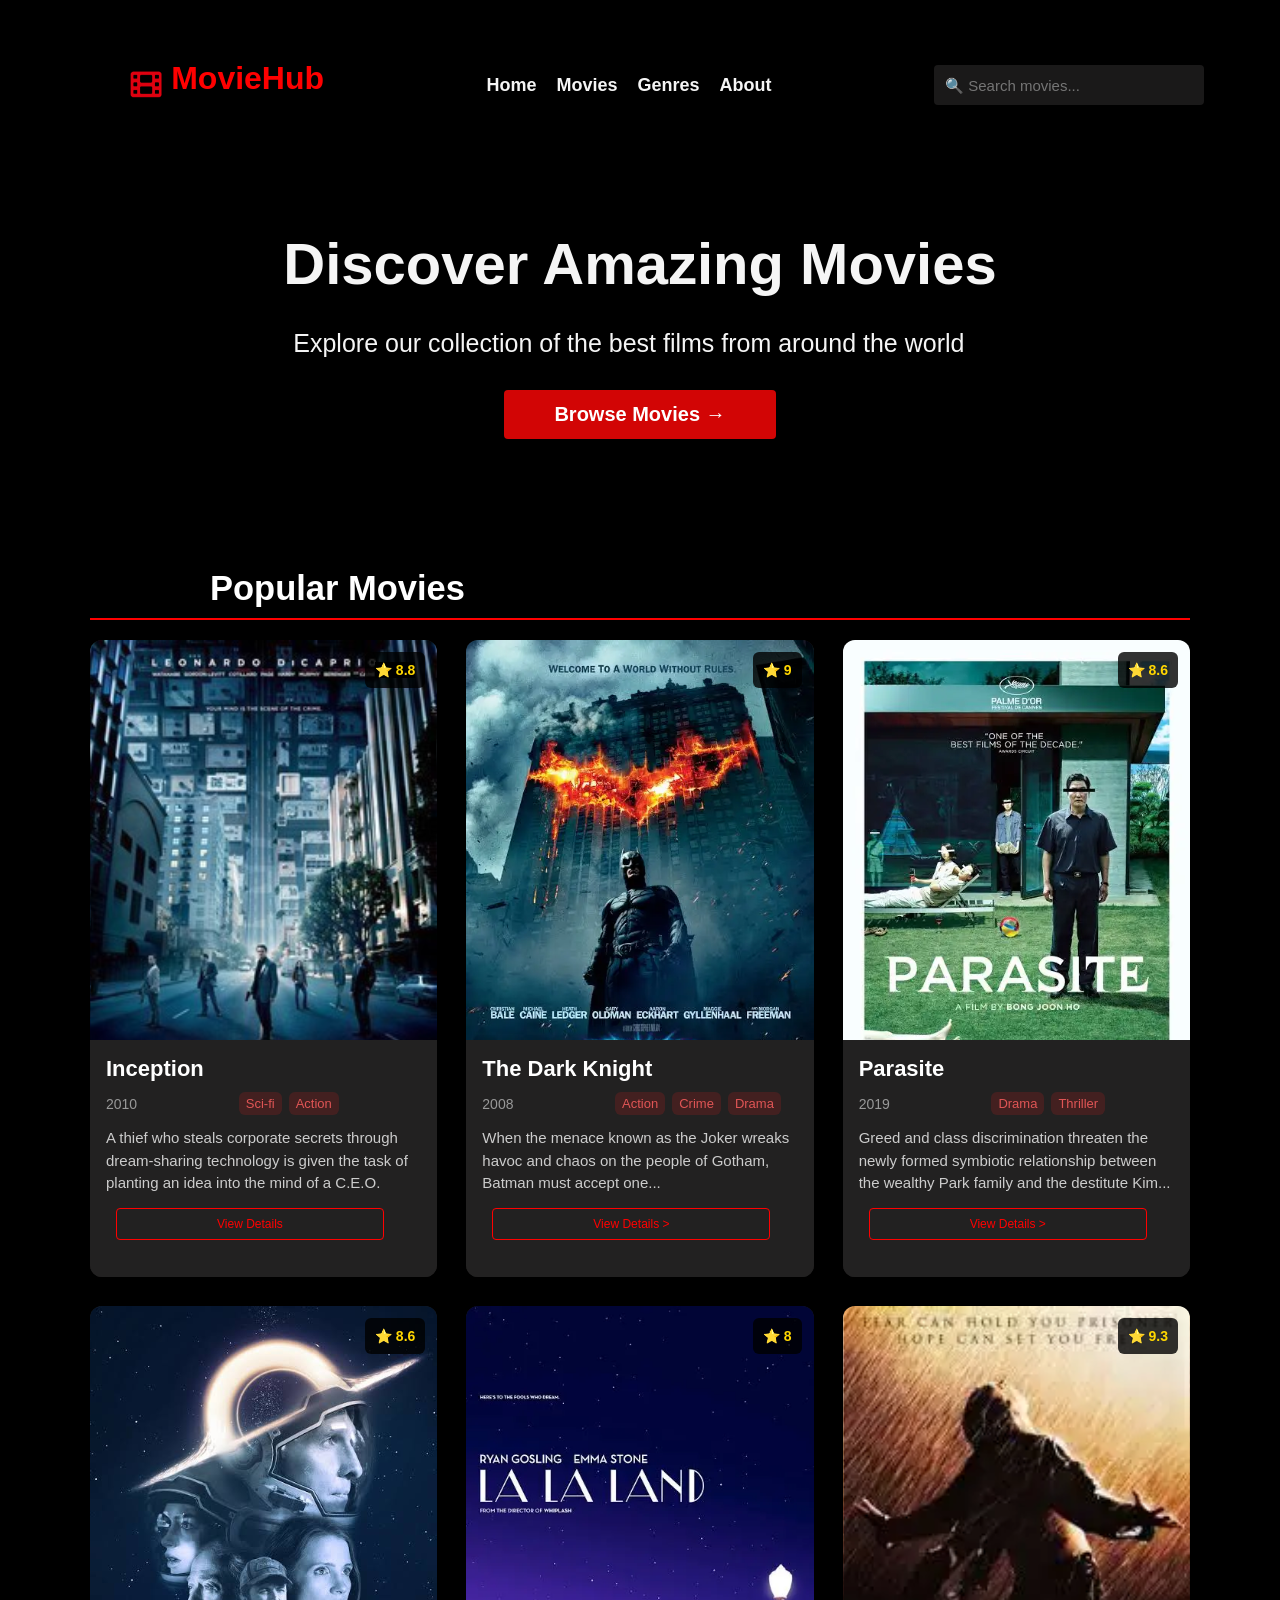
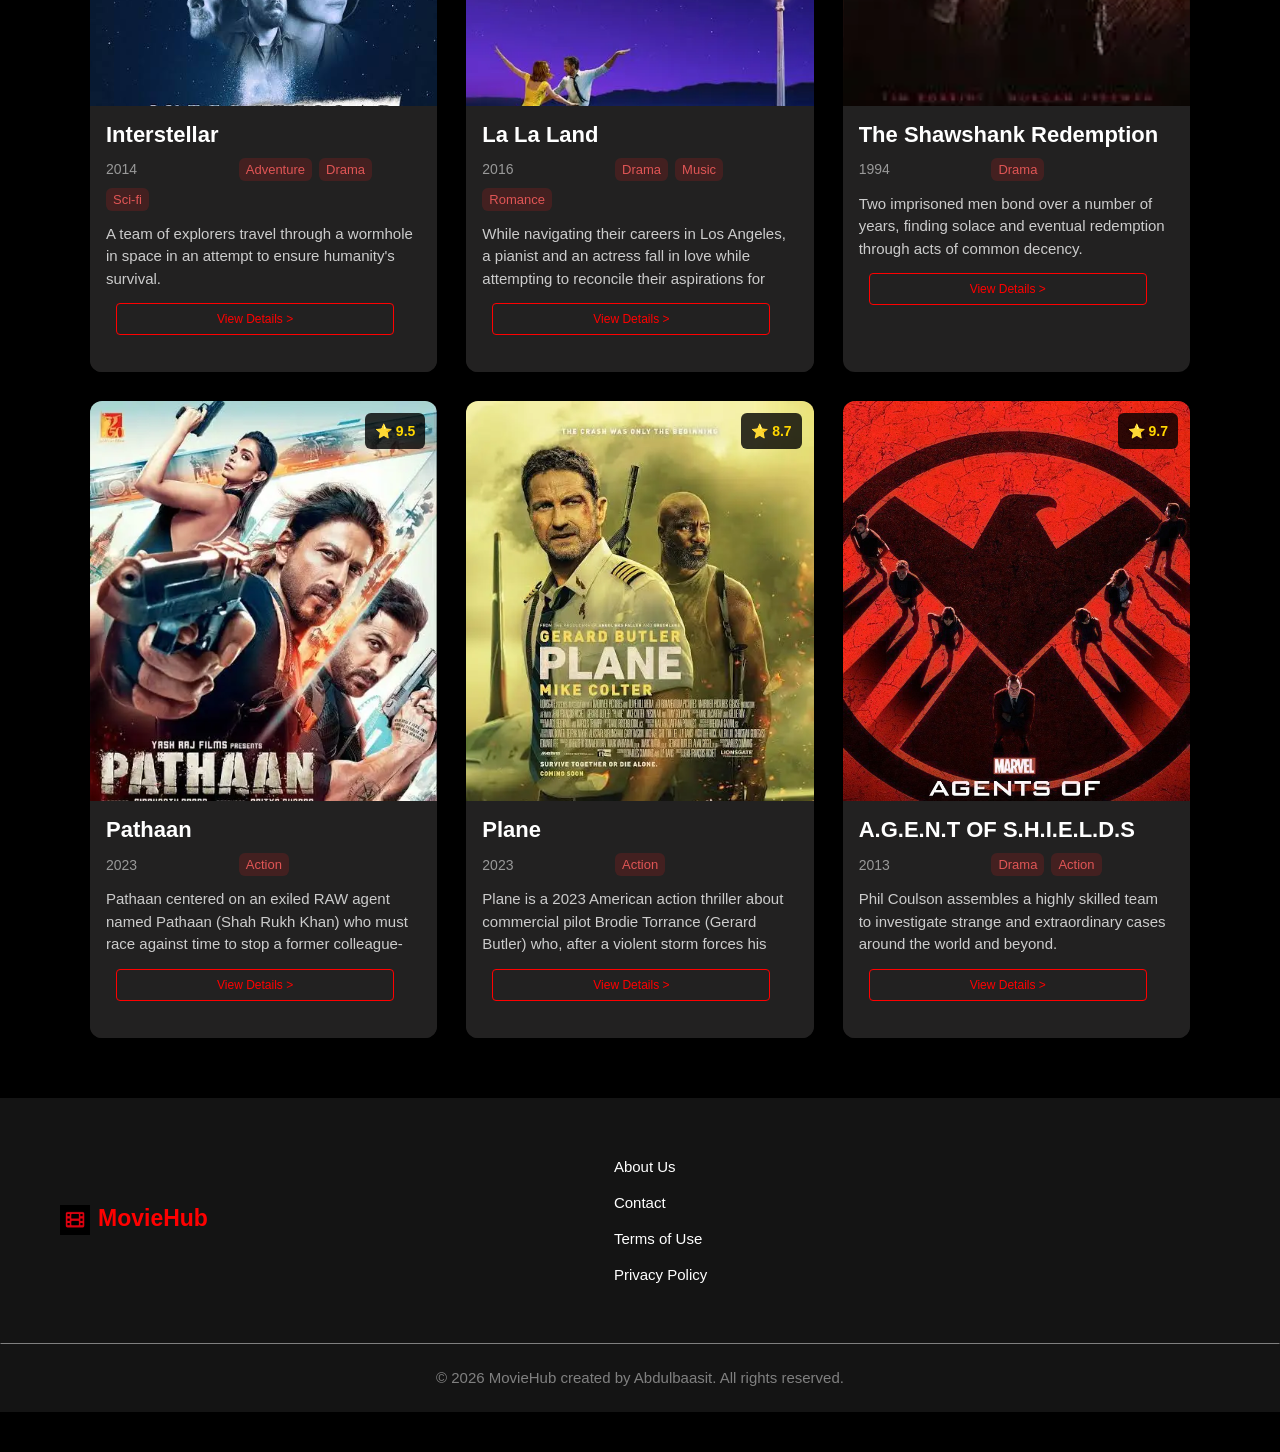
<file: index.html>
<!DOCTYPE html>
<html lang="en">
<head>
    <meta charset="UTF-8">
<link rel="icon" type="image/png" href="file_00000000709c81f4b899180b13f21fbc (2).png>
    <title>Movie Hub</title>
    <link rel="stylesheet" href="https://cdnjs.cloudflare.com/ajax/libs/font-awesome/7.3.0/css/all.min.css" integrity="sha512-ApSLB1Pd3/bZN8fWB/RG9YhN/7bd9Hkf3AGaE2mPfebjrxagjuBtx2GcgdqIlJkUzwylBo61r9Xa9NmgBI0swA==" crossorigin="anonymous" referrerpolicy="no-referrer" />
    <link rel="stylesheet" href="index.css">
</head>
      <meta name="viewport" content="width=device-width, initial-scale=1.0">
<!--Navigationl Section-->
    <div class="movie">
        <div class="move">
            <img src="file_00000000709c81f4b899180b13f21fbc (2).png" alt="" width="50px">
            <h1>MovieHub</h1>
        </div>
        <div class="links">
            <a href="">Home</a>
            <a href="">Movies</a>
            <a href="">Genres</a>
            <a href="">About</a>
        </div>
        <div class="serch">
            <input type="search" placeholder="🔍 Search movies...">
        </div>
    </div>
    <!--Discover-->
    <section>
    <div class="discover">
        <div class="amaze">
            <h1>Discover Amazing Movies</h1>
            <p>Explore our collection of the best films from around the world</p>
        </div>
        <div class="browse">
            <button>Browse Movies →</button>
        </div>
    </div>
    <div class="pop">
<h1>Popular Movies</h1>
</div>
  <div class="movie-grid">
    <div class="movie-card">
      <div class="poster-wrap" style="background-image: url('Inception_(2010)_theatrical_poster.jpg');">
        <div class="rating">
          <p>⭐ 8.8</p>
        </div>
      </div>
      <div class="info">
        <h2 class="title">Inception</h2>
        <div class="meta">
          <span class="year">2010</span>
          <span class="tag">Sci-fi</span>
          <span class="tag">Action</span>
        </div>
        <p class="description">
          A thief who steals corporate secrets through dream-sharing technology is given the task of planting an idea into the mind of a C.E.O.
        </p>
        <div class="hat">
        <a href="">View Details </a>
        </div>
      </div>
    </div>
    <div class="movie-card">
      <div class="poster-wrap" style="background-image: url('dark knight.webp');">
        <div class="rating">⭐ 9</div>
      </div>
      <div class="info">
        <h2 class="title">The Dark Knight</h2>
        <div class="meta">
          <span class="year">2008</span>
          <span class="tag">Action</span>
          <span class="tag">Crime</span>
          <span class="tag">Drama</span>
        </div>
        <p class="description">
          When the menace known as the Joker wreaks havoc and chaos
          on the people of Gotham, Batman must accept one...
        </p>
        <div class="hat">
        <a href="">View Details ></a>
        </div>
      </div>
    </div>
    <div class="movie-card">
      <div class="poster-wrap" style="background-image: url('parasite.webp');">
        <div class="rating">⭐ 8.6</div>
      </div>
      <div class="info">
        <h2 class="title">Parasite</h2>
        <div class="meta">
          <span class="year">2019</span>
          <span class="tag">Drama</span>
          <span class="tag">Thriller</span>
          
        </div>
        <p class="description">
         Greed and class discrimination threaten the newly formed symbiotic relationship between the wealthy Park family and the destitute Kim...
        </p>
        <div class="hat">
        <a href="">View Details ></a>
        </div>
      </div>
    </div>
    <div class="movie-card">
      <div class="poster-wrap" style="background-image: url('interstellar.jpeg');">
        <div class="rating">⭐ 8.6</div>
      </div>
      <div class="info">
        <h2 class="title">Interstellar</h2>
        <div class="meta">
          <span class="year">2014</span>
          <span class="tag">Adventure</span>
          <span class="tag">Drama</span>
          <span class="tag">Sci-fi</span>
        </div>
        <p class="description">
          A team of explorers travel through a wormhole in space in an attempt to ensure humanity's survival.
        </p>
        <div class="hat">
        <a href="">View Details ></a>
        </div>
      </div>
    </div>
    <div class="movie-card">
      <div class="poster-wrap" style="background-image: url('la la land.webp');">
        <div class="rating">⭐ 8</div>
      </div>
      <div class="info">
        <h2 class="title">La La Land</h2>
        <div class="meta">
          <span class="year">2016</span>
          <span class="tag">Drama</span>
          <span class="tag">Music</span>
          <span class="tag">Romance</span>
        </div>
        <p class="description">
          While navigating their careers in Los Angeles, a pianist and an actress fall in love while attempting to reconcile their aspirations for
        </p>
        <div class="hat">
        <a href="">View Details ></a>
        </div>
      </div>
    </div>
    <div class="movie-card">
      <div class="poster-wrap" style="background-image: url('shawshank.webp');">
        <div class="rating">⭐ 9.3</div>
      </div>
      <div class="info">
        <h2 class="title">The Shawshank Redemption</h2>
        <div class="meta">
          <span class="year">1994</span>
          
          <span class="tag">Drama</span>
        </div>
        <p class="description">
          Two imprisoned men bond over a number of years, finding solace and eventual redemption through acts of common decency.
        </p>
        <div class="hat">
        <a href="">View Details ></a>
        </div>
      </div>
    </div>
    <div class="movie-card">
      <div class="poster-wrap" style="background-image: url('pathaan.webp');">
        <div class="rating">⭐ 9.5</div>
      </div>
      <div class="info">
        <h2 class="title">Pathaan</h2>
        <div class="meta">
          <span class="year">2023</span>
          <span class="tag">Action</span>
          
        </div>
        <p class="description">
         Pathaan centered on an exiled RAW agent named Pathaan (Shah Rukh Khan) who must race against time to stop a former colleague-
        </p>
        <div class="hat">
        <a href="">View Details ></a>
        </div>
      </div>
    </div>

    <div class="movie-card">
      <div class="poster-wrap" style="background-image: url('plane.webp');">
        <div class="rating">⭐ 8.7</div>
      </div>
      <div class="info">
        <h2 class="title">Plane</h2>
        <div class="meta">
          <span class="year">2023</span>
          <span class="tag">Action</span>
          
        </div>
        <p class="description">
          Plane is a 2023 American action thriller about commercial pilot Brodie Torrance (Gerard Butler) who, after a violent storm forces his
        </p>
        <div class="hat">
        <a href="">View Details ></a>
        </div>
      </div>
    </div>

    <div class="movie-card">
      <div class="poster-wrap" style="background-image: url('shield.jpg');">
        <div class="rating">⭐ 9.7</div>
      </div>
      <div class="info">
        <h2 class="title">A.G.E.N.T OF S.H.I.E.L.D.S</h2>
        <div class="meta">
          <span class="year">2013</span>
          <span class="tag">Drama</span>
          <span class="tag">Action</span>
        </div>
        <p class="description">
         Phil Coulson assembles a highly skilled team to investigate strange and extraordinary cases around the world and beyond.
        </p>
        <div class="hat">
        <a href="">View Details ></a>
        </div>
      </div>
    </div>

  </div>
</section>


<footer>
  <div class="footer-section">
    <img src="file_00000000709c81f4b899180b13f21fbc (2).png" alt="" width="30px">
    <p style="background-color:rgb(20, 20, 20) ;">MovieHub</p>
  </div>
  <div class="footer-links">
    <a href="">About Us</a>
    <a href="">Contact</a>
    <a href="">Terms of Use</a>
    <a href="">Privacy Policy</a>
  </div>
  <div class="footer-icons">
    <a href=""><i class="fa-brands fa-facebook-f" style="background-color:rgb(20, 20, 20) ;"></i></a>
    <a href=""><i class="fa-brands fa-twitter" style="background-color:rgb(20, 20, 20);"></i></a>
    <a href=""><i class="fa-brands fa-instagram" style="background-color:rgb(20, 20, 20) ;"></i></a>
    <a href=""><i class="fa-brands fa-youtube" style="background-color:rgb(20, 20, 20);"></i></a>
  </div>
  </footer>
  <div class="created">
  <p class="all">© 2026 MovieHub created by Abdulbaasit. All rights reserved.</p>
  <div></div>

</body>
</html>
</file>
<file: index.css>
*{
    margin: 0;
    padding: 0;
    background-color: black;
    font-family: 'Segoe UI', Tahoma, Geneva, Verdana, sans-serif;
}
.movie{
    display: flex;
    justify-content: space-around;
    align-items: center;
    height: 90px;
}
.move{
    display: flex;
}
.move h1{
    color: red;
}
.links{
    display: flex;
    gap: 20px;
    font-size: 18px;
    transition: 300ms ;
}
.links a{
    text-decoration: none;
    color: whitesmoke;
    font-weight: 600;
    transition: 500ms;
}
.links a:hover{
    color: red;
    
}
.links:hover{
    transform: scale(1);
}
.serch input{
    padding: 5%;
    margin-right: 35px;
    border: none;
    border-radius: 4px;
    background-color: rgb(26, 25, 25);
    font-size: 15px;
    width: 120%;
}
.discover{
color: whitesmoke;
}
.discover{
    display: flex;
    flex-direction: column;
    align-items: center;
    margin-top: 100px;
}
.amaze h1{
    font-size: 58px;
}
.amaze p{
    font-size: 25px;
    padding-left: 10px;
    padding-top: 32px;
}
.browse button{
    color: white;
    margin-top: 32px;
    padding: 13px;
    padding-left: 50px;
    padding-right: 50px;
    border: none;
    background-color: rgba(238, 6, 6, 0.884);
    border-radius: 4px;
    font-size: 20px;
    font-weight: 750;
}
.pop{
  padding-top: 130px;
  font-size: 23px;
  padding-left: 170px;
}
.pop h1{
  color: white;
  padding-bottom: 10px;
}
body {
  font-family: Arial, sans-serif;
  padding: 40px;
}

.movie-grid {
  padding-top: 20px;
  display: grid;
  grid-template-columns: repeat(3, 1fr);
  gap: 29px;
  max-width: 1100px;
  margin: 0 auto;
  border-top: 2px solid red;
}

.movie-card {
  background: rgb(34, 33, 33);
  border-radius: 12px;
  overflow: hidden;
  
}

.poster-wrap {
  position: relative;
  width: 100%;
  height: 400px;
  background-size: cover;
  background-position: center top;
}

.rating {
  position: absolute;
  top: 12px;
  right: 12px;
  background: rgb(0, 0, 0, 0.8);
  color: gold;
  padding: 10px 10px;
  padding-left: 10px;
  border-radius: 6px;
  font-weight: bold;
  font-size: 14px;
}

.info {
  padding: 16px;
  background-color: rgb(34, 33, 33);
  color: #fff;
}

.title {
  background-color: rgb(34, 33, 33);
  font-size: 22px;
  margin-bottom: 10px;
}

.meta {
  background-color: rgb(34, 33, 33);
  display: flex;
  align-items: center;
  gap: 7px;
  margin-bottom: 12px;
  flex-wrap: wrap;
   
}

.year {
  background-color: rgb(34, 33, 33);
  margin-right: 30%;
  color: #999;
  font-size: 14px;
}
.meta .tag{
  margin-left: 0px;
}
.tag {  
  background: rgba(200, 30, 30, 0.2);
  color: #e05555;
  padding: 4px 7px;
  border-radius: 6px;
  font-size: 13px;
}
.back{
  background-color: r;
}
.description {
  background-color: rgb(34, 33, 33);
  color: #ccc;
  font-size: 15px;
  line-height: 1.5;
}
.butt{
  color: white;
}
.hat{
  padding: 30px;
  margin-left: -20px;
  font-size: 12px;
  width: 900px;
  background-color: transparent;
  padding-top: 7%;
}
.hat a:hover{
  background-color: red;
  color: white;
}
.hat a{
  transition: all 500ms ease;
  border: 1px solid red;
  padding: 8px;
  padding-left: 100px;
  padding-right: 100px;
  text-decoration: none;
  color: red;
  background-color: transparent;
  border-radius: 4px;
}
footer{
  margin-top: 60px ;
  display: flex;
  align-items: center;
  padding: 5%;
  gap: 35%;
  margin-right: -40px;
  margin-left: -40px;
  background-color:rgb(20, 20, 20);
}
.footer-section{
  display: flex;
  flex-direction: row;
}

.footer-section p{
  font-size: 23px;
  font-family: sans-serif;
  font-weight: bolder;
  color: red;
  padding-left: 8px;
}
.footer-links{
  gap: 19px;
  font-size: 15px;
  display: flex;
  background-color:rgb(20, 20, 20);
  flex-direction: column;
  justify-content: center;
}
.footer-links a{
  text-decoration: none;
  color: white;
   background-color: rgb(20, 20, 20);
  transition: all 500ms ease;
}
.footer-links a:hover{
  color: red;
}
.footer-icons a{
  color: white;
  background-color: rgb(20, 20, 20);
}
.footer-icons a:hover{
  color: red;
}
.footer-icons{
  padding-bottom: 110px;
  gap: 10px;
  display: flex;
  background-color: rgb(20, 20, 20);
  transition: all 500ms ease;
  font-size: 20px;
}
.created p{
  display: flex;
  justify-content: center;
  border: 1px solid rgb(20, 20, 20);
  padding: 25px;
  border-top-color: gray;
  background-color: rgb(20, 20, 20);
    margin-left: -40px;
  margin-right: -40px;
  font-size: 15px;
  color: gray;
  margin-bottom: 0px;
}


@media screen and (width:400px) {
  *{
    width: 100%;
    padding: 0;
    margin: 0;
    box-sizing: border-box;
  }
  .movie{
    display: flex;
    justify-content: center;
    align-items: center;
    flex-direction: column;
  }
  .move img{
    width: 40px;
  }
  .serch{
    margin-top: 10px;
    margin-right: 30px;
  }
  .serch input{
    padding-left: 3px;
    margin-left: 1px;
    margin-right: 6px;
    width: 350px;
  }
  .amaze h1{
    font-size: 40px;
  }
  .browse{
    padding-left: 30px;
    padding-right: 30px;
    margin-bottom: 70px;
  }
  .movie-grid{
    display: flex;
    flex-direction: column;
  }
  .rating{
    margin-right: 250px;
    padding-left: 260px;
    margin-left: 800px;

    top: 12px;
    right: 12px;
  }
  .hat{
    margin-left: 0px;

  }
  .hat a{
     color:red;
     padding-right: 90px;
     padding-left: 70px;
     margin-right: 600px;
  }
  .tag{
   margin: 0px;
  }
  .meta{
    display: inline-block;
    
  }
 footer{
  flex-direction: column;
  margin: auto;
  margin-left: -40px;
  width: 400px;
  border-left: 20px solid  rgb(41, 36, 36);
  margin-top: 80px;
 }
 .footer-section img{
  width: 30px;
  margin-left: 20px;
  margin-bottom: 2px;
  background-color: #999;
 }
 .footer-links{
  margin-top: 0px;
 }
 .footer-links a{
  padding-left: 0px;
  text-align: center;
 }
 .created{
  margin-left: 40px;
  width: 420px;
  margin-left: -20px;
  text-align: center;
 }
 .created p{
  font-size: 15px;
  text-align: center;
 }
 .pop h1{
padding-right: 200px;
  display: flex;
  font-size: 20px;
  justify-content: flex-start;
  width: 400px;  
}
}
</file>
